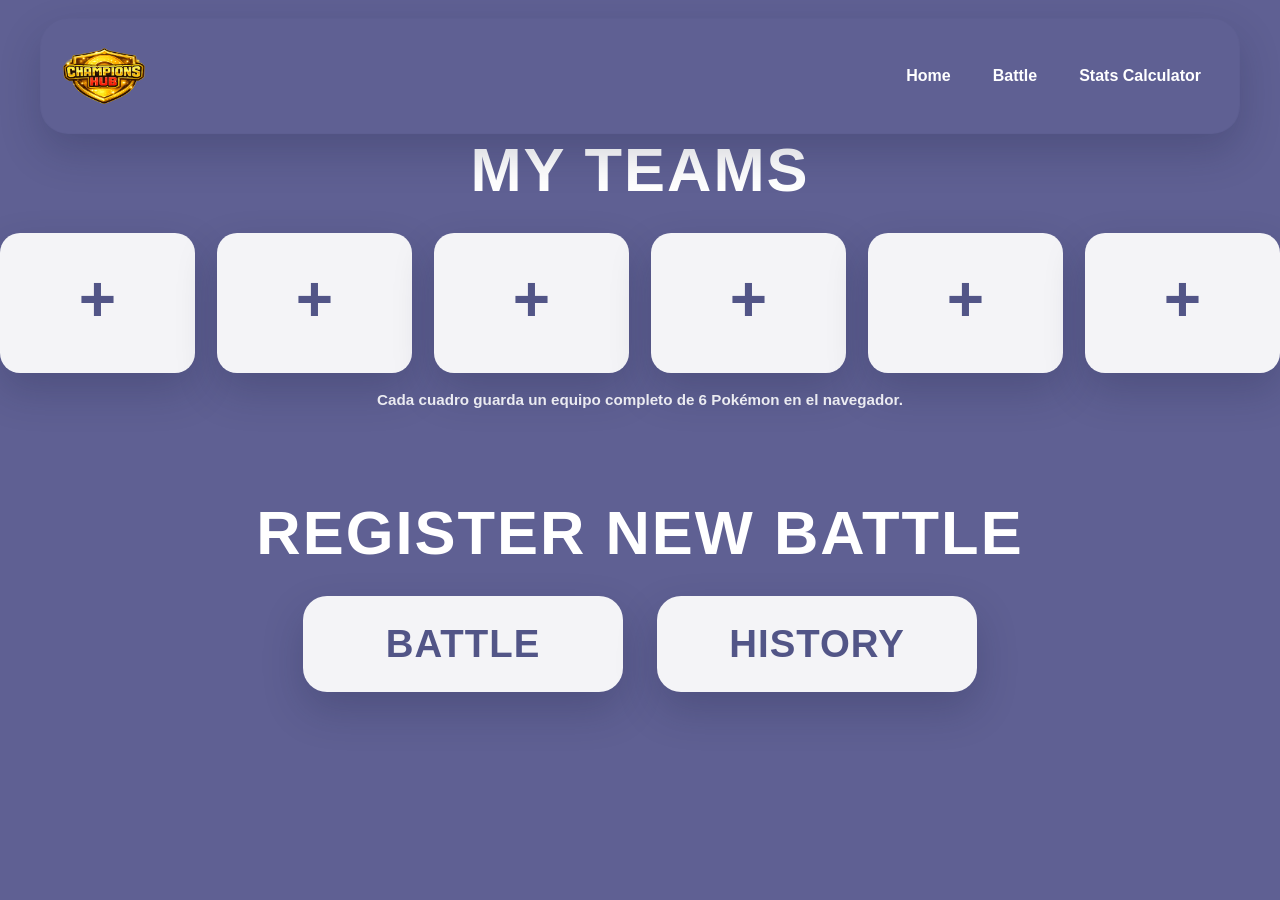
<file: index.html>
<!DOCTYPE html>
<html lang="es">
<head>
  <meta charset="UTF-8" />
  <meta name="viewport" content="width=device-width, initial-scale=1.0" />
  <title>Champions HUB</title>
  <link rel="stylesheet" href="./css/styles.css" />
  <link rel="stylesheet" href="./css/navbar.css" />
</head>
<body>
  <header class="site-header">
    <nav class="navbar">
      <a href="index.html" class="navbar-logo-link" aria-label="Go to home">
        <img src="./assets/images/icons/logo.png" alt="Site logo" class="navbar-logo" />
      </a>

      <div class="navbar-links">
        <a href="./index.html" class="navbar-link">Home</a>
        <a href="./html/battle.html" class="navbar-link">Battle</a>
        <a href="./html/stats_calculator.html" class="navbar-link">Stats Calculator</a>
      </div>
    </nav>
  </header>
  <main class="main">
    <section class="section">
      <h1 class="section-title">My Teams</h1>
      <div class="team-grid" id="teamGrid"></div>
      <p class="hint">Cada cuadro guarda un equipo completo de 6 Pokémon en el navegador.</p>
    </section>

    <section class="section">
      <h2 class="section-title">Register New Battle</h2>
      <div class="battle-actions">
        <button class="big-action" id="battleBtn" type="button">Battle</button>
        <button class="big-action" id="historyBtn" type="button">History</button>
      </div>
    </section>
  </main>

  <div class="modal" id="teamModal" aria-hidden="true">
    <div class="modal-panel">
      <div class="modal-header">
        <button class="close-btn" id="closeModalBtn" type="button" aria-label="Cerrar">×</button>
      </div>

      <div class="team-meta">
        <div class="field">
          <label for="teamName">TEAM NAME</label>
          <input id="teamName" type="text" placeholder="EX: RAIN TEAM" maxlength="40" />
        </div>
      </div>

      <div class="team-builder" id="teamBuilder"></div>
      <div class="modal-actions">
        <div class="action-group">
          <button class="btn btn-secondary" id="cancelBtn" type="button">Cancelar</button>
          <button class="btn btn-primary" id="saveTeamBtn" type="button">Guardar equipo</button>
        </div>
      </div>
    </div>
  </div>

  <div class="toast" id="toast"></div>
  <script src="./js/scriptindex.js"></script>
</body>
</html>
</file>
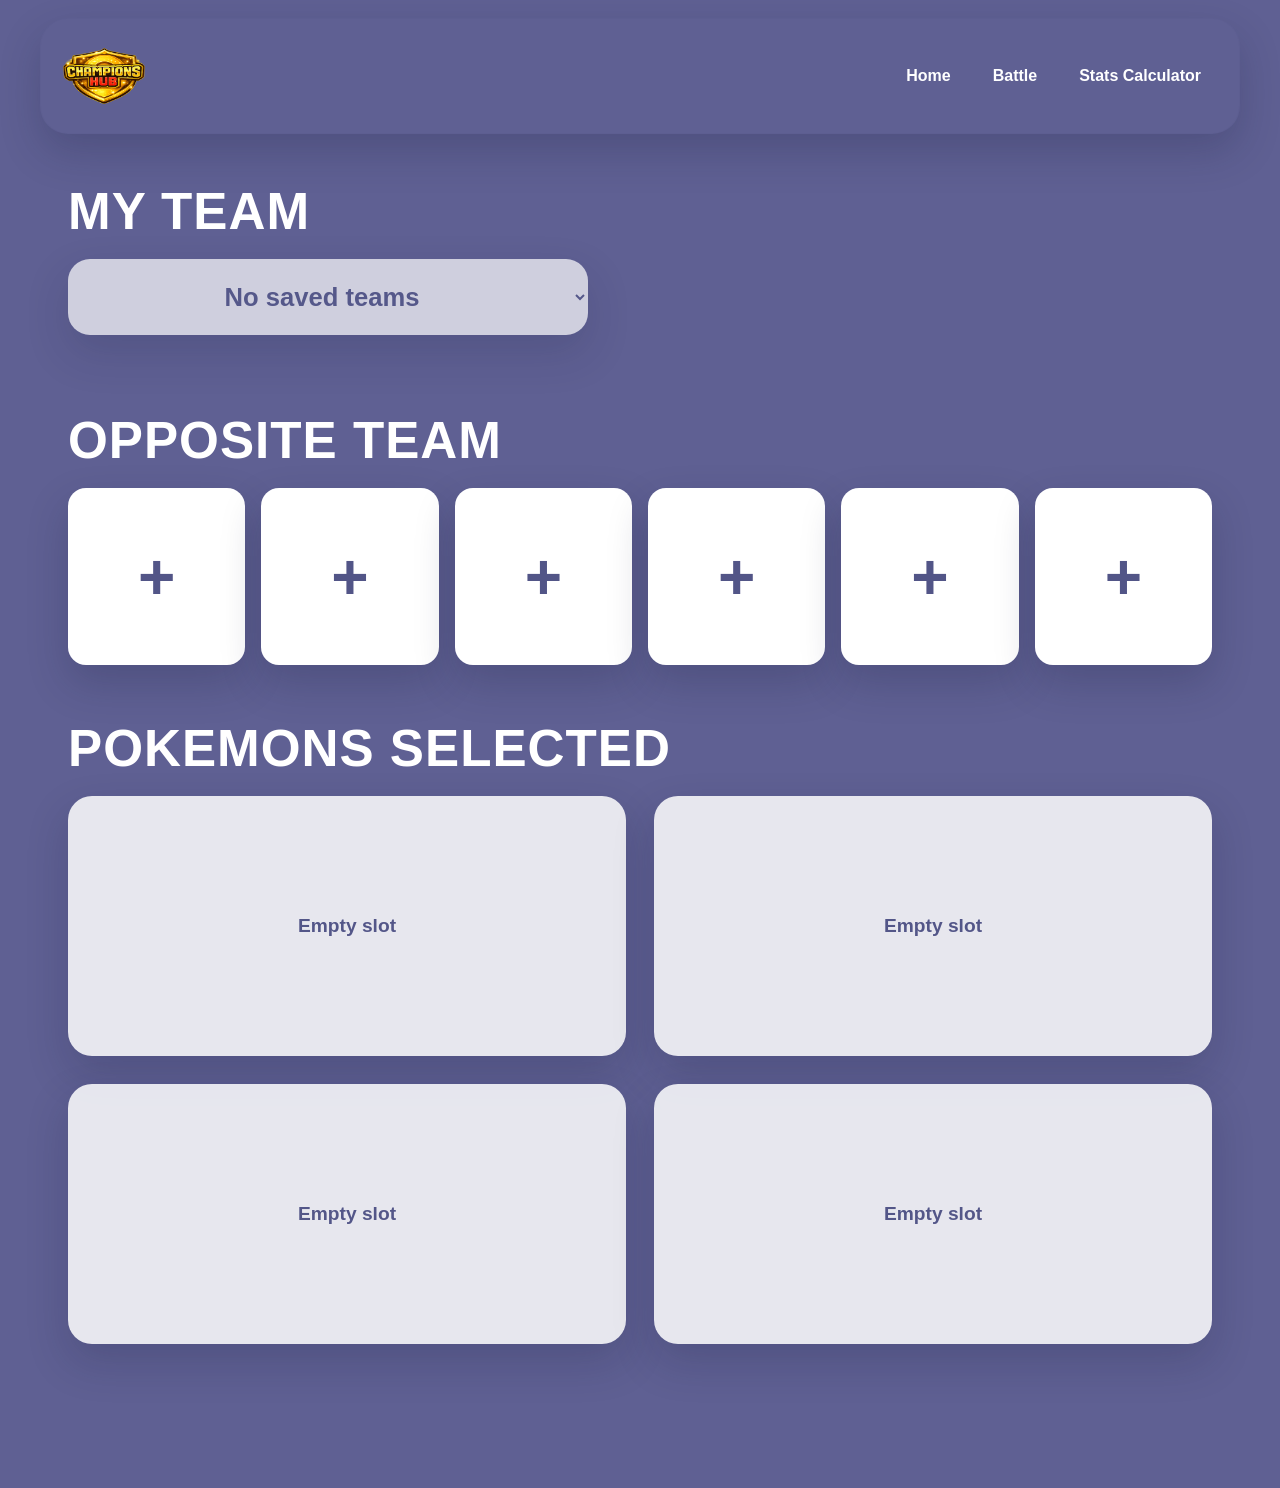
<file: html/battle.html>
<!DOCTYPE html>
<html lang="es">
<head>
  <meta charset="UTF-8" />
  <meta name="viewport" content="width=device-width, initial-scale=1.0" />
  <title>Pokémon Champions Tracker - Battle</title>
  <link rel="stylesheet" href="../css/battle.css" />
  <link rel="stylesheet" href="../css/navbar.css" />
</head>
<body>
  <header class="site-header">
    <nav class="navbar">
      <a href="index.html" class="navbar-logo-link" aria-label="Go to home">
        <img src="../assets/images/icons/logo.png" alt="Site logo" class="navbar-logo" />
      </a>

      <div class="navbar-links">
        <a href="../index.html" class="navbar-link">Home</a>
        <a href="../html/battle.html" class="navbar-link">Battle</a>
        <a href="../html/stats_calculator.html" class="navbar-link">Stats Calculator</a>
      </div>
    </nav>
  </header>
  <main class="battle-page">
    <section class="battle-section">
      <h1 class="battle-title">MY TEAM</h1>

      <div class="team-selector-wrap">
        <select id="myTeamSelect" class="team-selector"></select>
      </div>

      <div id="myTeamPreview" class="my-team-preview"></div>
    </section>

    <section class="battle-section">
      <h2 class="battle-title">OPPOSITE TEAM</h2>

      <div class="enemy-team-grid" id="enemyTeamGrid"></div>
    </section>

    <section class="battle-section">
      <h2 class="battle-title">POKEMONS SELECTED</h2>

      <div class="selected-grid" id="selectedBattleGrid"></div>
    </section>
  </main>

  <div class="modal" id="pokemonPickerModal" aria-hidden="true">
    <div class="modal-panel">
      <div class="modal-header">
        <h3>Select Opponent Pokémon</h3>
        <button id="closePickerModalBtn" class="close-btn" type="button">×</button>
      </div>

      <div class="search-wrap">
        <input id="pokemonSearchInput" type="text" placeholder="Buscar Pokémon..." />
      </div>

      <div class="picker-grid" id="pickerGrid"></div>

      <div class="picker-pagination" id="pickerPagination"></div>
    </div>
  </div>

  <div class="toast" id="toast"></div>

  <script src="../js/battle.js"></script>
</body>
</html>
</file>
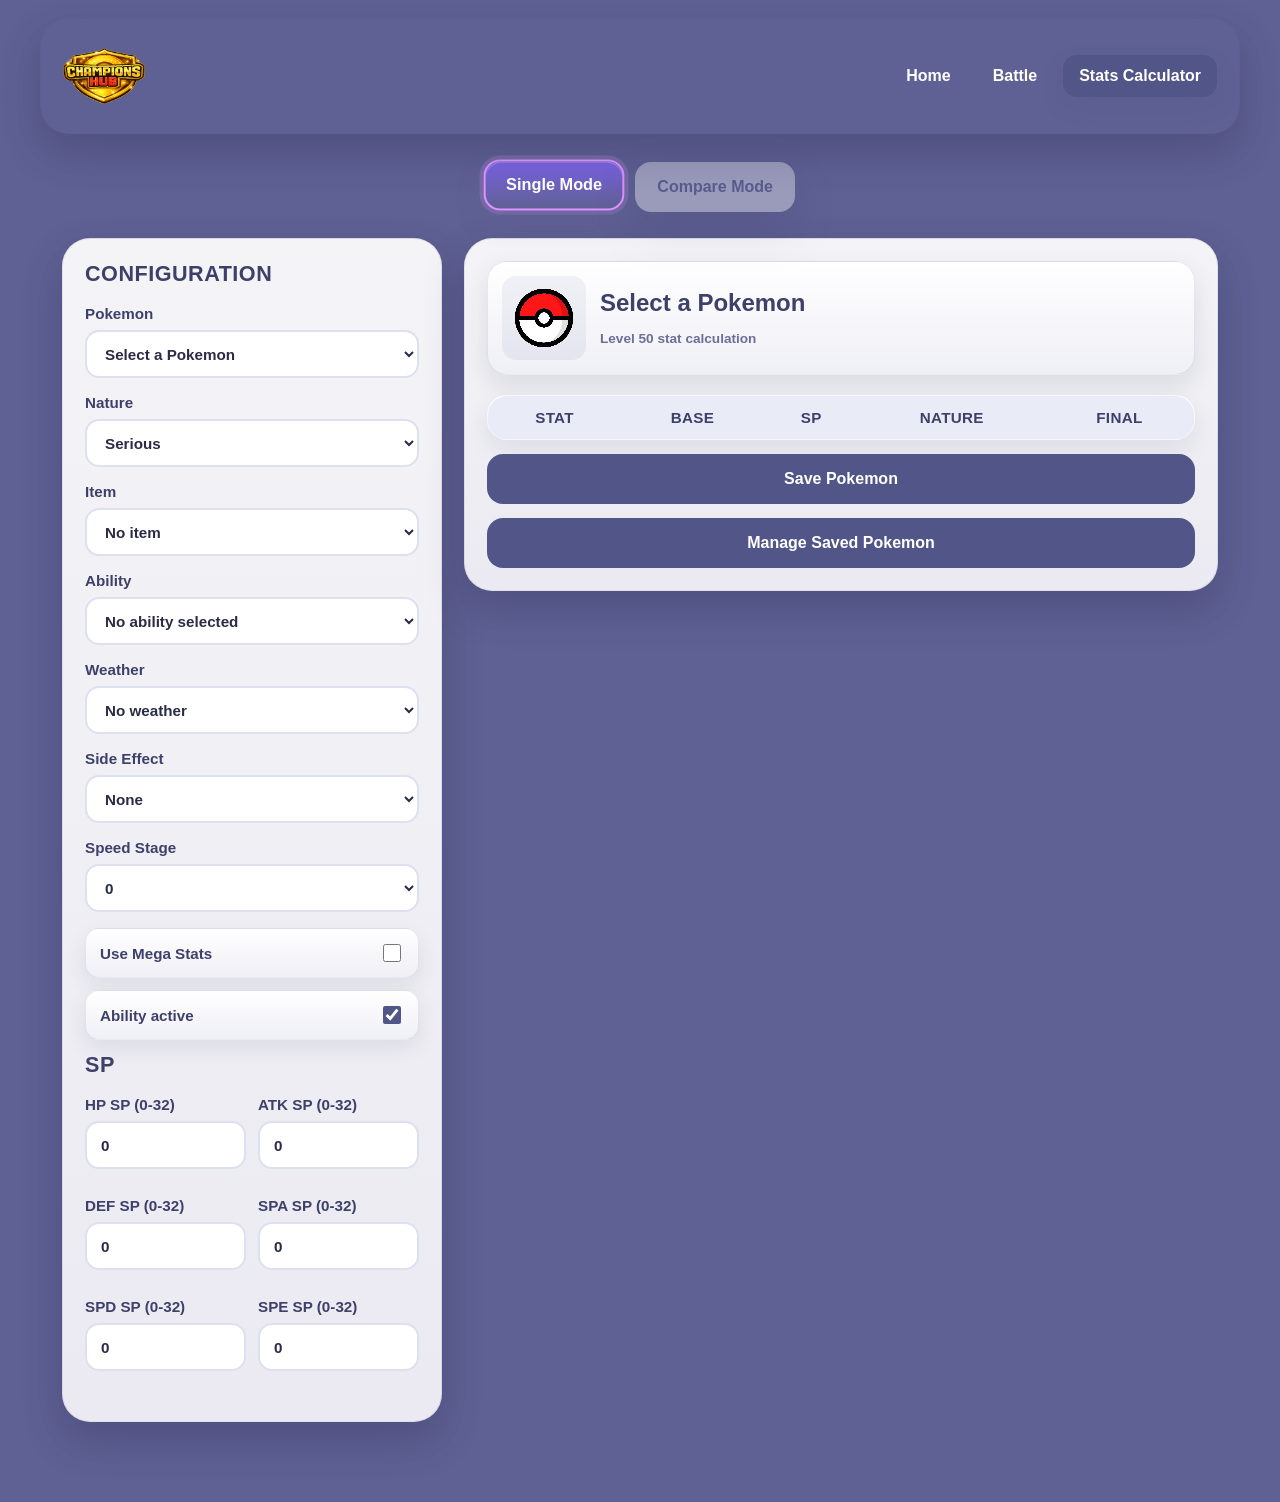
<file: html/stats_calculator.html>
<!DOCTYPE html>
<html lang="en">
<head>
  <meta charset="UTF-8" />
  <meta name="viewport" content="width=device-width, initial-scale=1.0" />
  <title>Champions Hub - Stats Calculator</title>
  <link rel="stylesheet" href="../css/stats_calculator.css" />
  <link rel="stylesheet" href="../css/navbar.css" />
</head>
<body>
  <header class="site-header">
    <nav class="navbar">
      <a href="../index.html" class="navbar-logo-link" aria-label="Go to home">
        <img src="../assets/images/icons/logo.png" alt="Site logo" class="navbar-logo" />
      </a>

      <div class="navbar-links">
        <a href="../index.html" class="navbar-link">Home</a>
        <a href="../html/battle.html" class="navbar-link">Battle</a>
        <a href="../html/stats_calculator.html" class="navbar-link active">Stats Calculator</a>
      </div>
    </nav>
  </header>

  <main class="page">
    <div class="mode-switch">
      <button type="button" id="singleModeBtn" class="mode-btn active">Single Mode</button>
      <button type="button" id="compareModeBtn" class="mode-btn">Compare Mode</button>
    </div>

    <div id="singleModeView" class="mode-view">
      <div class="single-layout">
        <section class="panel">
          <h2>Configuration</h2>

          <div class="field">
            <label for="pokemonSelectA">Pokemon</label>
            <select id="pokemonSelectA">
              <option value="">Loading...</option>
            </select>
          </div>

          <div class="field">
            <label for="natureSelectA">Nature</label>
            <select id="natureSelectA"></select>
          </div>

          <div class="field">
            <label for="itemSelectA">Item</label>
            <select id="itemSelectA"></select>
          </div>

          <div class="field">
            <label for="abilitySelectA">Ability</label>
            <select id="abilitySelectA">
              <option value="">No ability selected</option>
            </select>
          </div>

          <div class="field">
            <label for="weatherSelectA">Weather</label>
            <select id="weatherSelectA">
              <option value="none">No weather</option>
              <option value="rain">Rain</option>
              <option value="sun">Sun</option>
              <option value="sand">Sandstorm</option>
              <option value="snow">Snow</option>
            </select>
          </div>

          <div class="field">
            <label for="sideEffectSelectA">Side Effect</label>
            <select id="sideEffectSelectA">
              <option value="none">None</option>
              <option value="tailwind">Tailwind</option>
              <option value="sticky_web">Sticky Web</option>
            </select>
          </div>

          <div class="field">
            <label for="speedStageSelectA">Speed Stage</label>
            <select id="speedStageSelectA">
              <option value="-6">-6</option>
              <option value="-5">-5</option>
              <option value="-4">-4</option>
              <option value="-3">-3</option>
              <option value="-2">-2</option>
              <option value="-1">-1</option>
              <option value="0" selected>0</option>
              <option value="1">+1</option>
              <option value="2">+2</option>
              <option value="3">+3</option>
              <option value="4">+4</option>
              <option value="5">+5</option>
              <option value="6">+6</option>
            </select>
          </div>

          <div class="toggle-row">
            <span>Use Mega Stats</span>
            <input type="checkbox" id="megaToggleA" />
          </div>

          <div class="toggle-row">
            <span>Ability active</span>
            <input type="checkbox" id="abilityActiveToggleA" checked />
          </div>

          <h2>SP</h2>

          <div class="ev-grid">
            <div class="field">
              <label for="evHpA">HP SP (0-32)</label>
              <input type="number" id="evHpA" min="0" max="32" step="1" value="0" />
            </div>

            <div class="field">
              <label for="evAtkA">ATK SP (0-32)</label>
              <input type="number" id="evAtkA" min="0" max="32" step="1" value="0" />
            </div>

            <div class="field">
              <label for="evDefA">DEF SP (0-32)</label>
              <input type="number" id="evDefA" min="0" max="32" step="1" value="0" />
            </div>

            <div class="field">
              <label for="evSpaA">SPA SP (0-32)</label>
              <input type="number" id="evSpaA" min="0" max="32" step="1" value="0" />
            </div>

            <div class="field">
              <label for="evSpdA">SPD SP (0-32)</label>
              <input type="number" id="evSpdA" min="0" max="32" step="1" value="0" />
            </div>

            <div class="field">
              <label for="evSpeA">SPE SP (0-32)</label>
              <input type="number" id="evSpeA" min="0" max="32" step="1" value="0" />
            </div>
          </div>

          <div class="warning" id="evWarningA"></div>
        </section>

        <section class="panel">
          <div class="pokemon-card">
            <img id="pokemonSpriteA" class="pokemon-sprite" src="" alt="Pokemon sprite" />
            <div class="pokemon-info">
              <h3 id="pokemonNameA">Select a Pokemon</h3>
              <div class="type-icons" id="typeIconsA"></div>
              <div class="small-text" id="pokemonBaseInfoA">Level 50 stat calculation</div>
            </div>
          </div>

          <table class="stats-table">
            <thead>
              <tr>
                <th>Stat</th>
                <th>Base</th>
                <th>SP</th>
                <th>Nature</th>
                <th>Final</th>
              </tr>
            </thead>
            <tbody id="statsTableBodyA"></tbody>
          </table>
          <button type="button" id="savePokemonBtn" class="save-pokemon-btn">Save Pokemon</button>
          <button type="button" id="manageSavedPokemonBtn" class="save-pokemon-btn">
            Manage Saved Pokemon
          </button>
          <div id="savedPokemonModal" class="saved-pokemon-modal" aria-hidden="true">
            <div class="saved-pokemon-modal-panel">
              <div class="saved-pokemon-modal-header">
                <h2>Manage Saved Pokémon</h2>
                <button type="button" id="closeSavedPokemonModalBtn" class="saved-pokemon-close-btn">X</button>
              </div>
              <div id="savedPokemonManagerList" class="saved-pokemon-list"></div>
            </div>
          </div>
        </section>
      </div>
    </div>

    <div id="compareModeView" class="mode-view hidden">
      <div class="compare-layout">
        <section class="panel">
          <h2>Pokemon 1</h2>

          <div class="field">
            <label for="pokemonSelectACompare">Pokemon</label>
            <select id="pokemonSelectACompare">
              <option value="">Loading...</option>
            </select>
          </div>

          <div class="field">
            <label for="savedBuildSelectACompare">Saved Pokemon</label>
            <select id="savedBuildSelectACompare">
              <option value="">Select saved build</option>
            </select>
          </div>

          <div class="field">
            <label for="natureSelectACompare">Nature</label>
            <select id="natureSelectACompare"></select>
          </div>

          <div class="field">
            <label for="itemSelectACompare">Item</label>
            <select id="itemSelectACompare"></select>
          </div>

          <div class="field">
            <label for="abilitySelectACompare">Ability</label>
            <select id="abilitySelectACompare">
              <option value="">No ability selected</option>
            </select>
          </div>

          <div class="field">
            <label for="weatherSelectACompare">Weather</label>
            <select id="weatherSelectACompare">
              <option value="none">No weather</option>
              <option value="rain">Rain</option>
              <option value="sun">Sun</option>
              <option value="sand">Sandstorm</option>
              <option value="snow">Snow</option>
            </select>
          </div>

          <div class="field">
            <label for="sideEffectSelectACompare">Side Effect</label>
            <select id="sideEffectSelectACompare">
              <option value="none">None</option>
              <option value="tailwind">Tailwind</option>
              <option value="sticky_web">Sticky Web</option>
            </select>
          </div>

          <div class="field">
            <label for="speedStageSelectACompare">Speed Stage</label>
            <select id="speedStageSelectACompare">
              <option value="-6">-6</option>
              <option value="-5">-5</option>
              <option value="-4">-4</option>
              <option value="-3">-3</option>
              <option value="-2">-2</option>
              <option value="-1">-1</option>
              <option value="0" selected>0</option>
              <option value="1">+1</option>
              <option value="2">+2</option>
              <option value="3">+3</option>
              <option value="4">+4</option>
              <option value="5">+5</option>
              <option value="6">+6</option>
            </select>
          </div>

          <div class="toggle-row">
            <span>Use Mega Stats</span>
            <input type="checkbox" id="megaToggleACompare" />
          </div>

          <div class="toggle-row">
            <span>Ability active</span>
            <input type="checkbox" id="abilityActiveToggleACompare" checked />
          </div>

          <h2>SP</h2>

          <div class="ev-grid">
            <div class="field">
              <label for="evHpACompare">HP SP (0-32)</label>
              <input type="number" id="evHpACompare" min="0" max="32" step="1" value="0" />
            </div>

            <div class="field">
              <label for="evAtkACompare">ATK SP (0-32)</label>
              <input type="number" id="evAtkACompare" min="0" max="32" step="1" value="0" />
            </div>

            <div class="field">
              <label for="evDefACompare">DEF SP (0-32)</label>
              <input type="number" id="evDefACompare" min="0" max="32" step="1" value="0" />
            </div>

            <div class="field">
              <label for="evSpaACompare">SPA SP (0-32)</label>
              <input type="number" id="evSpaACompare" min="0" max="32" step="1" value="0" />
            </div>

            <div class="field">
              <label for="evSpdACompare">SPD SP (0-32)</label>
              <input type="number" id="evSpdACompare" min="0" max="32" step="1" value="0" />
            </div>

            <div class="field">
              <label for="evSpeACompare">SPE SP (0-32)</label>
              <input type="number" id="evSpeACompare" min="0" max="32" step="1" value="0" />
            </div>
          </div>

          <div class="warning" id="evWarningACompare"></div>
        </section>

        <section class="panel">
          <h2>Pokemon 2</h2>

          <div class="field">
            <label for="pokemonSelectBCompare">Pokemon</label>
            <select id="pokemonSelectBCompare">
              <option value="">Loading...</option>
            </select>
          </div>

          <div class="field">
            <label for="savedBuildSelectBCompare">Saved Pokemon</label>
            <select id="savedBuildSelectBCompare">
              <option value="">Select saved build</option>
            </select>
          </div>

          <div class="field">
            <label for="natureSelectBCompare">Nature</label>
            <select id="natureSelectBCompare"></select>
          </div>

          <div class="field">
            <label for="itemSelectBCompare">Item</label>
            <select id="itemSelectBCompare"></select>
          </div>

          <div class="field">
            <label for="abilitySelectBCompare">Ability</label>
            <select id="abilitySelectBCompare">
              <option value="">No ability selected</option>
            </select>
          </div>

          <div class="field">
            <label for="weatherSelectBCompare">Weather</label>
            <select id="weatherSelectBCompare">
              <option value="none">No weather</option>
              <option value="rain">Rain</option>
              <option value="sun">Sun</option>
              <option value="sand">Sandstorm</option>
              <option value="snow">Snow</option>
            </select>
          </div>

          <div class="field">
            <label for="sideEffectSelectBCompare">Side Effect</label>
            <select id="sideEffectSelectBCompare">
              <option value="none">None</option>
              <option value="tailwind">Tailwind</option>
              <option value="sticky_web">Sticky Web</option>
            </select>
          </div>

          <div class="field">
            <label for="speedStageSelectBCompare">Speed Stage</label>
            <select id="speedStageSelectBCompare">
              <option value="-6">-6</option>
              <option value="-5">-5</option>
              <option value="-4">-4</option>
              <option value="-3">-3</option>
              <option value="-2">-2</option>
              <option value="-1">-1</option>
              <option value="0" selected>0</option>
              <option value="1">+1</option>
              <option value="2">+2</option>
              <option value="3">+3</option>
              <option value="4">+4</option>
              <option value="5">+5</option>
              <option value="6">+6</option>
            </select>
          </div>

          <div class="toggle-row">
            <span>Use Mega Stats</span>
            <input type="checkbox" id="megaToggleBCompare" />
          </div>

          <div class="toggle-row">
            <span>Ability active</span>
            <input type="checkbox" id="abilityActiveToggleBCompare" checked />
          </div>

          <h2>SP</h2>

          <div class="ev-grid">
            <div class="field">
              <label for="evHpBCompare">HP SP (0-32)</label>
              <input type="number" id="evHpBCompare" min="0" max="32" step="1" value="0" />
            </div>

            <div class="field">
              <label for="evAtkBCompare">ATK SP (0-32)</label>
              <input type="number" id="evAtkBCompare" min="0" max="32" step="1" value="0" />
            </div>

            <div class="field">
              <label for="evDefBCompare">DEF SP (0-32)</label>
              <input type="number" id="evDefBCompare" min="0" max="32" step="1" value="0" />
            </div>

            <div class="field">
              <label for="evSpaBCompare">SPA SP (0-32)</label>
              <input type="number" id="evSpaBCompare" min="0" max="32" step="1" value="0" />
            </div>

            <div class="field">
              <label for="evSpdBCompare">SPD SP (0-32)</label>
              <input type="number" id="evSpdBCompare" min="0" max="32" step="1" value="0" />
            </div>

            <div class="field">
              <label for="evSpeBCompare">SPE SP (0-32)</label>
              <input type="number" id="evSpeBCompare" min="0" max="32" step="1" value="0" />
            </div>
          </div>

          <div class="warning" id="evWarningBCompare"></div>
        </section>

        <section class="panel" id="comparePanel">
          <div class="summary-box">
            Select two Pokémon to compare.
          </div>
        </section>
      </div>
    </div>
  </main>

  <script src="../js/compare_stats.js"></script>
</body>
</html>
</file>
<file: css/styles.css>
:root {
  --bg: #5f6093;
  --panel: #f4f4f7;
  --panel-2: #ebeaf2;
  --text: #ffffff;
  --ink: #525587;
  --ink-dark: #3d4069;
  --border: rgba(255,255,255,0.12);
  --shadow: 0 18px 40px rgba(24, 26, 58, 0.22);
  --radius-xl: 28px;
  --radius-lg: 20px;
  --radius-md: 16px;
}

* {
  box-sizing: border-box;
}

html,
body {
  margin: 0;
  min-height: 100%;
  font-family: Arial, Helvetica, sans-serif;
  background: var(--bg);
  color: var(--text);
}

body {
  min-height: 100vh;
}

button,
input,
select {
  font: inherit;
}

.app {
  width: min(1200px, 100%);
  margin: 0 auto;
  padding: 28px 22px 80px;
}

.topbar {
  display: flex;
  align-items: flex-start;
  justify-content: space-between;
  margin-bottom: 110px;
  gap: 20px;
}

.logo-wrap {
  display: inline-flex;
  align-items: center;
  justify-content: center;
  min-width: 220px;
  min-height: 110px;
}

.logo {
  max-width: 220px;
  width: 100%;
  height: auto;
  object-fit: contain;
  display: block;
}

.logo-fallback {
  display: none;
  font-weight: 900;
  line-height: 0.95;
  color: #ffd44f;
  text-transform: uppercase;
  letter-spacing: 1px;
  text-shadow: 0 4px 0 rgba(0, 0, 0, 0.18);
  font-size: 1.6rem;
}

.logo-wrap.fallback-active .logo-fallback {
  display: block;
}

.main {
  display: flex;
  flex-direction: column;
  align-items: center;
  gap: 74px;
}

.section {
  width: 100%;
  display: flex;
  flex-direction: column;
  align-items: center;
  gap: 28px;
}

.section-title {
  margin: 0;
  text-align: center;
  text-transform: uppercase;
  font-weight: 900;
  font-size: clamp(2.2rem, 4.8vw, 4.2rem);
  letter-spacing: 2px;
}

.team-grid {
  width: 100%;
  display: grid;
  grid-template-columns: repeat(6, minmax(90px, 1fr));
  gap: 22px;
  justify-content: center;
  align-items: stretch;
}

.team-slot {
  min-height: 140px;
  background: var(--panel);
  color: var(--ink);
  border: 0;
  border-radius: var(--radius-lg);
  cursor: pointer;
  box-shadow: var(--shadow);
  padding: 14px 12px;
  display: flex;
  align-items: center;
  justify-content: center;
  transition: transform 0.18s ease, box-shadow 0.18s ease, background 0.18s ease;
  position: relative;
  overflow: hidden;
}

.team-slot:hover {
  transform: translateY(-4px);
  box-shadow: 0 24px 44px rgba(24, 26, 58, 0.28);
}

.team-slot.empty .plus {
  font-size: 4rem;
  font-weight: 900;
  line-height: 1;
  color: var(--ink);
  transform: translateY(-4px);
}

.team-slot.filled {
  align-items: flex-start;
  justify-content: flex-start;
  background: linear-gradient(180deg, #ffffff 0%, #efeff6 100%);
}

.team-card {
  width: 100%;
  display: flex;
  flex-direction: column;
  gap: 10px;
  text-align: left;
}

.team-card-name {
  font-weight: 900;
  font-size: 1rem;
  line-height: 1.05;
  color: var(--ink-dark);
  text-transform: uppercase;
  word-break: break-word;
}

.team-card-count {
  font-size: 0.88rem;
  font-weight: 700;
  opacity: 0.85;
}

.team-mini-list {
  display: grid;
  grid-template-columns: 1fr;
  gap: 4px;
  font-size: 0.78rem;
  font-weight: 700;
  opacity: 0.9;
}

.battle-actions {
  display: grid;
  grid-template-columns: repeat(2, minmax(220px, 320px));
  gap: 34px;
  width: 100%;
  justify-content: center;
}

.big-action {
  border: 0;
  border-radius: 24px;
  background: var(--panel);
  color: var(--ink);
  font-weight: 900;
  text-transform: uppercase;
  letter-spacing: 1px;
  font-size: clamp(2rem, 3vw, 3rem);
  padding: 26px 22px;
  cursor: pointer;
  box-shadow: var(--shadow);
  transition: transform 0.18s ease, box-shadow 0.18s ease;
}

.big-action:hover {
  transform: translateY(-4px);
  box-shadow: 0 24px 44px rgba(24, 26, 58, 0.28);
}

.hint {
  text-align: center;
  margin-top: -10px;
  opacity: 0.88;
  font-size: 0.95rem;
  font-weight: 700;
}

.modal {
  position: fixed;
  inset: 0;
  background: rgba(21, 23, 48, 0.6);
  display: none;
  align-items: center;
  justify-content: center;
  padding: 20px;
  z-index: 1000;
}

.modal.open {
  display: flex;
}

.modal-panel {
  width: min(1420px, 100%);
  max-height: 92vh;
  overflow: auto;
  background: linear-gradient(180deg, #f8f8ff 0%, #eef0ff 100%);
  color: #232538;
  border-radius: 30px;
  box-shadow: 0 28px 70px rgba(10, 11, 26, 0.32);
  padding: 24px;
  border: 2px solid #d8daf3;
}

.modal-header {
  display: flex;
  justify-content: space-between;
  align-items: flex-start;
  gap: 16px;
  margin-bottom: 18px;
}

.close-btn {
  border: 0;
  background: var(--ink);
  color: white;
  border-radius: 14px;
  width: 46px;
  height: 46px;
  font-size: 1.5rem;
  font-weight: 900;
  cursor: pointer;
  flex-shrink: 0;
}

.team-meta {
  display: grid;
  grid-template-columns: minmax(260px, 430px);
  gap: 14px;
  margin-bottom: 22px;
}

.field {
  display: flex;
  flex-direction: column;
  gap: 8px;
}

.field label {
  font-weight: 800;
  color: var(--ink-dark);
}

.field input,
.field select {
  height: 48px;
  border: 2px solid #dde0ef;
  background: white;
  border-radius: 14px;
  padding: 0 14px;
  color: #292c44;
  font-weight: 700;
  width: 100%;
}

.team-builder {
  display: block;
}

.rules-box {
  margin-top: 20px;
  background: #eff1fb;
  border-radius: 18px;
  padding: 16px 18px;
  color: #4b4f75;
  font-weight: 700;
  line-height: 1.5;
}

.modal-actions {
  margin-top: 22px;
  display: flex;
  flex-wrap: wrap;
  justify-content: space-between;
  gap: 12px;
}

.action-group {
  display: flex;
  flex-wrap: wrap;
  gap: 12px;
}

.btn {
  border: 0;
  border-radius: 16px;
  padding: 14px 18px;
  font-weight: 900;
  cursor: pointer;
  text-transform: uppercase;
  letter-spacing: 0.5px;
}

.btn-primary {
  background: var(--ink);
  color: white;
}

.btn-secondary {
  background: #e9ebf7;
  color: var(--ink-dark);
}

.btn-danger {
  background: #e85454;
  color: white;
}

.toast {
  position: fixed;
  left: 50%;
  bottom: 24px;
  transform: translateX(-50%) translateY(20px);
  background: #1f223f;
  color: white;
  padding: 14px 18px;
  border-radius: 14px;
  font-weight: 800;
  opacity: 0;
  pointer-events: none;
  transition: all 0.2s ease;
  z-index: 1100;
  box-shadow: 0 18px 40px rgba(0, 0, 0, 0.22);
}

.toast.show {
  opacity: 1;
  transform: translateX(-50%) translateY(0);
}

/* Layout principal del builder */

.box-style-layout {
  display: grid;
  grid-template-columns: 220px minmax(0, 1fr) 360px;
  gap: 18px;
  align-items: start;
}

.box-team-column {
  background: linear-gradient(180deg, #d9d5fb 0%, #cbc7f4 100%);
  border: 2px solid #bbb7ea;
  border-radius: 24px;
  padding: 16px;
  box-shadow: inset 0 1px 0 rgba(255,255,255,0.7);
}

.box-team-header {
  height: 48px;
  border-radius: 14px;
  background: rgba(255,255,255,0.68);
  display: flex;
  align-items: center;
  justify-content: center;
  color: #6a6ea6;
  font-weight: 900;
  font-size: 1.2rem;
  margin-bottom: 14px;
}

.box-team-slots {
  display: flex;
  flex-direction: column;
  gap: 12px;
}

.box-team-slot {
  width: 100%;
  height: 86px;
  border: 2px solid #c8c5ef;
  border-radius: 18px;
  background: rgba(255,255,255,0.6);
  cursor: pointer;
  display: flex;
  align-items: center;
  justify-content: center;
  transition: 0.18s ease;
}

.box-team-slot:hover {
  border-color: #9b9fe1;
}

.box-team-slot.active {
  background: linear-gradient(180deg, #edf253 0%, #dce548 100%);
  border-color: #cad22f;
  box-shadow: 0 8px 18px rgba(171, 181, 56, 0.25);
}

.box-team-slot-sprite {
  width: 52px;
  height: 52px;
  object-fit: contain;
  image-rendering: pixelated;
}

.box-picker-column {
  background: linear-gradient(180deg, #d9d5fb 0%, #cbc7f4 100%);
  border: 2px solid #bbb7ea;
  border-radius: 24px;
  padding: 16px;
  box-shadow: inset 0 1px 0 rgba(255,255,255,0.7);
}

.box-search-input-wrap {
  margin-bottom: 16px;
}

.box-search-input {
  width: 100%;
  height: 46px;
  border-radius: 14px;
  border: 2px solid #cfd3f2;
  background: white;
  padding: 0 14px;
  font-size: 1rem;
  font-weight: 700;
  color: #2b2f55;
}

.box-picker-grid {
  display: grid;
  grid-template-columns: repeat(4, minmax(90px, 1fr));
  gap: 14px;
}

.box-picker-card {
  border: 2px solid #d6d9f2;
  border-radius: 18px;
  background: rgba(255,255,255,0.92);
  min-height: 110px;
  padding: 10px 8px;
  cursor: pointer;
  transition: 0.18s ease;
  display: flex;
  flex-direction: column;
  align-items: center;
  justify-content: center;
  gap: 6px;
}

.box-picker-card:hover {
  transform: translateY(-2px);
  border-color: #9fa5e8;
}

.box-picker-card.selected {
  background: linear-gradient(180deg, #edf253 0%, #dce548 100%);
  border-color: #cad22f;
}

.box-picker-sprite {
  width: 56px;
  height: 56px;
  object-fit: contain;
  image-rendering: pixelated;
}

.box-picker-name {
  font-size: 0.9rem;
  font-weight: 800;
  color: #38406f;
  text-align: center;
  line-height: 1.05;
}

.box-empty-search {
  grid-column: 1 / -1;
  padding: 20px;
  text-align: center;
  font-weight: 800;
  color: #6b6f98;
}

.box-pagination {
  margin-top: 16px;
}

.box-pagination-inner {
  display: flex;
  align-items: center;
  justify-content: center;
  gap: 12px;
  flex-wrap: wrap;
}

.box-page-btn {
  border: 2px solid #cfd3f2;
  background: white;
  color: #38406f;
  border-radius: 12px;
  min-width: 110px;
  height: 42px;
  font-weight: 800;
  cursor: pointer;
  transition: 0.18s ease;
}

.box-page-btn:hover:not(:disabled) {
  transform: translateY(-1px);
  border-color: #9fa5e8;
}

.box-page-btn:disabled {
  opacity: 0.45;
  cursor: not-allowed;
}

.box-page-info {
  min-width: 120px;
  text-align: center;
  font-weight: 900;
  color: #5a5f8f;
}

/* Panel derecho */

.box-summary-column {
  background: linear-gradient(180deg, #8a79d9 0%, #705fc9 100%);
  border: 2px solid #8c80dd;
  border-radius: 24px;
  padding: 18px;
  color: white;
}

.box-summary-empty {
  min-height: 220px;
  display: flex;
  align-items: center;
  justify-content: center;
  text-align: center;
  font-weight: 800;
  opacity: 0.95;
}

.box-summary-head {
  display: flex;
  align-items: center;
  gap: 12px;
  margin-bottom: 14px;
}

.box-summary-sprite {
  width: 58px;
  height: 58px;
  object-fit: contain;
  image-rendering: pixelated;
  flex-shrink: 0;
}

.box-summary-head h4 {
  margin: 0 0 8px;
  font-size: 1.9rem;
  font-weight: 900;
  line-height: 1;
}

.box-summary-types {
  display: flex;
  flex-wrap: wrap;
  gap: 8px;
}

.box-summary-type {
  display: inline-flex;
  align-items: center;
  gap: 6px;
  background: rgba(255,255,255,0.14);
  border-radius: 999px;
  padding: 5px 10px;
  font-size: 0.9rem;
  font-weight: 800;
}

.box-summary-type img {
  width: 18px;
  height: 18px;
  object-fit: contain;
}

.box-stats-block {
  display: grid;
  gap: 8px;
  margin-bottom: 14px;
}

.box-stat-row {
  display: flex;
  justify-content: space-between;
  align-items: center;
  background: rgba(255,255,255,0.12);
  border-radius: 12px;
  padding: 8px 10px;
}

.box-stat-row span {
  font-weight: 700;
}

.box-stat-row strong {
  font-weight: 900;
}

.box-stat-row.nature-up {
  background: rgba(88, 214, 141, 0.28);
  border: 1px solid rgba(88, 214, 141, 0.45);
}

.box-stat-row.nature-down {
  background: rgba(231, 76, 60, 0.22);
  border: 1px solid rgba(231, 76, 60, 0.4);
}

/* Vista normal */

.box-set-preview {
  display: grid;
  gap: 8px;
  margin-top: 14px;
}

.box-set-preview-row {
  display: flex;
  justify-content: space-between;
  gap: 10px;
  padding: 10px 12px;
  border-radius: 12px;
  background: rgba(255,255,255,0.12);
}

.box-set-preview-row span {
  font-weight: 700;
}

.box-set-preview-row strong {
  font-weight: 900;
  text-align: right;
}

.edit-set-trigger {
  width: 100%;
  height: 52px;
  border: 0;
  border-radius: 14px;
  background: rgba(255,255,255,0.96);
  color: #4a4f84;
  font-weight: 900;
  font-size: 1rem;
  cursor: pointer;
  margin-top: 14px;
  transition: 0.18s ease;
}

.edit-set-trigger:hover {
  transform: translateY(-1px);
}

/* Vista edición */

.set-editor-panel {
  margin-top: 14px;
}

.box-summary-column .field label,
.box-summary-column .subsection-title,
.box-summary-column .compact-subtitle {
  color: white;
}

.box-summary-column input,
.box-summary-column select {
  border: 2px solid rgba(255,255,255,0.16);
  background: rgba(255,255,255,0.96);
  color: #30345f;
}

.set-editor-panel .box-edit-grid {
  display: grid;
  grid-template-columns: 180px 180px;
  gap: 18px;
  align-items: end;
  margin-bottom: 18px;
}

.set-editor-panel .box-edit-grid .field input,
.set-editor-panel .box-edit-grid .field select {
  width: 100%;
  max-width: 180px;
}

.box-set-two-columns {
  display: grid;
  grid-template-columns: minmax(0, 1fr) 320px;
  gap: 18px;
  align-items: start;
}

.box-set-column,
.box-ev-column {
  min-width: 0;
}

.box-set-column .subsection-title,
.box-ev-column .subsection-title {
  margin: 0 0 10px;
}

.compact-moves-grid {
  display: grid;
  grid-template-columns: 1fr;
  gap: 12px;
  margin-top: 0;
}

.box-set-column .field {
  max-width: 180px;
}

.box-set-column .field select {
  width: 100%;
  max-width: 180px;
}

.box-ev-column {
  display: grid;
  grid-template-columns: 1fr 1fr;
  gap: 10px 12px;
  align-items: start;
}

.box-ev-column .subsection-title {
  grid-column: 1 / -1;
}

.side-ev-grid {
  grid-column: 1 / -1;
  display: grid;
  grid-template-columns: 1fr 1fr;
  gap: 10px 12px;
  margin-top: 0;
}

.side-ev-grid .field {
  gap: 6px;
}

.side-ev-grid .field label,
.box-set-column .field label,
.set-editor-panel .box-edit-grid .field label {
  font-size: 0.82rem;
}

.side-ev-grid .field input {
  width: 100%;
  text-align: left;
}

.compact-ev-total {
  grid-column: 1 / -1;
  margin-top: 0;
  padding: 10px 12px;
  font-size: 0.82rem;
  line-height: 1.2;
  background: rgba(255,255,255,0.14);
  color: white;
  border-radius: 14px;
}

.set-action-row {
  display: flex;
  justify-content: flex-end;
  margin-top: 18px;
}

.set-action-btn {
  border: 0;
  border-radius: 14px;
  min-width: 140px;
  height: 50px;
  font-weight: 900;
  cursor: pointer;
  transition: 0.18s ease;
}

.set-action-btn.primary {
  background: rgba(255,255,255,0.96);
  color: #4a4f84;
}

.set-action-btn:hover {
  transform: translateY(-1px);
}

/* Modo edición compacta layout */

.box-style-layout.editing-set {
  grid-template-columns: 110px 240px minmax(0, 1fr);
}

.box-style-layout.editing-set .box-team-column,
.box-style-layout.editing-set .box-picker-column {
  padding: 12px;
}

.box-style-layout.editing-set .box-team-header {
  height: 40px;
  font-size: 1rem;
  margin-bottom: 10px;
}

.box-style-layout.editing-set .box-team-slots {
  gap: 8px;
}

.box-style-layout.editing-set .box-team-slot {
  height: 62px;
  border-radius: 14px;
}

.box-style-layout.editing-set .box-team-slot-sprite {
  width: 38px;
  height: 38px;
}

.box-style-layout.editing-set .box-picker-grid {
  grid-template-columns: repeat(2, minmax(90px, 1fr));
  gap: 10px;
}

.box-style-layout.editing-set .box-picker-card {
  min-height: 92px;
  padding: 8px 6px;
  border-radius: 14px;
}

.box-style-layout.editing-set .box-picker-sprite {
  width: 42px;
  height: 42px;
}

.box-style-layout.editing-set .box-picker-name {
  font-size: 0.72rem;
  line-height: 1.05;
}

.box-style-layout.editing-set .box-summary-column {
  padding: 20px 22px;
  min-height: 720px;
}

/* Responsive */

@media (max-width: 1200px) {
  .box-style-layout {
    grid-template-columns: 180px minmax(0, 1fr) 340px;
  }
}

@media (max-width: 1100px) {
  .box-style-layout,
  .box-style-layout.editing-set {
    grid-template-columns: 1fr;
  }

  .box-picker-grid {
    grid-template-columns: repeat(3, minmax(90px, 1fr));
  }

  .box-style-layout.editing-set .box-picker-grid {
    grid-template-columns: repeat(3, minmax(90px, 1fr));
  }
}

@media (max-width: 900px) {
  .box-set-two-columns {
    grid-template-columns: 1fr;
  }

  .box-ev-column {
    grid-template-columns: 1fr;
  }

  .side-ev-grid {
    grid-template-columns: 1fr;
  }

  .set-editor-panel .box-edit-grid {
    grid-template-columns: 1fr;
  }

  .set-editor-panel .box-edit-grid .field input,
  .set-editor-panel .box-edit-grid .field select,
  .box-set-column .field,
  .box-set-column .field select {
    max-width: 100%;
  }
}

@media (max-width: 720px) {
  .app {
    padding-inline: 16px;
  }

  .topbar {
    margin-bottom: 64px;
  }

  .team-grid {
    grid-template-columns: repeat(2, minmax(110px, 1fr));
  }

  .battle-actions {
    grid-template-columns: 1fr;
  }

  .modal-panel {
    padding: 20px;
  }

  .box-picker-grid {
    grid-template-columns: repeat(2, minmax(90px, 1fr));
  }
}

@media (max-width: 1024px) {
  .team-grid {
    grid-template-columns: repeat(3, minmax(90px, 1fr));
  }

  .team-meta {
    grid-template-columns: 1fr;
  }
}
</file>
<file: css/navbar.css>
.site-header {
  position: sticky;
  top: 0;
  z-index: 1000;
  padding: 18px 22px 0;
  background: transparent;
}

.navbar {
  width: min(1200px, 100%);
  margin: 0 auto;
  padding: 16px 22px;
  display: flex;
  align-items: center;
  justify-content: space-between;
  gap: 20px;
  background: #5f6093;
  border-radius: var(--radius-xl);
  box-shadow: var(--shadow);
  border: 1px solid rgba(82, 85, 135, 0.12);
}

.navbar-logo-link {
  display: inline-flex;
  align-items: center;
  gap: 14px;
  text-decoration: none;
  min-width: 0;
}

.navbar-logo {
  width: 82px;
  height: 82px;
  object-fit: contain;
  display: block;
  flex-shrink: 0;
}

.navbar-brand {
  color: var(--ink-dark);
  font-size: 1.25rem;
  font-weight: 900;
  letter-spacing: 0.5px;
  text-transform: uppercase;
  line-height: 1;
  white-space: nowrap;
}

.navbar-links {
  display: flex;
  align-items: center;
  gap: 10px;
  flex-wrap: wrap;
}

.navbar-link {
  text-decoration: none;
  color: white;
  background: transparent;
  padding: 12px 16px;
  border-radius: 14px;
  font-weight: 800;
  transition: transform 0.18s ease, background 0.18s ease, color 0.18s ease, box-shadow 0.18s ease;
}

.navbar-link:hover {
  background: #e9e8f3;
  color: var(--ink-dark);
  transform: translateY(-2px);
}

.navbar-link.active {
  background: var(--ink);
  color: #ffffff;
  box-shadow: 0 10px 20px rgba(82, 85, 135, 0.22);
}

@media (max-width: 900px) {
  .site-header {
    padding: 16px 16px 0;
  }

  .navbar {
    padding: 16px 18px;
    gap: 16px;
  }

  .navbar-brand {
    font-size: 1.05rem;
  }

  .navbar-logo {
    width: 48px;
    height: 48px;
  }
}

@media (max-width: 700px) {
  .navbar {
    flex-direction: column;
    align-items: stretch;
  }

  .navbar-logo-link {
    justify-content: center;
  }

  .navbar-links {
    width: 100%;
    justify-content: center;
  }

  .navbar-link {
    flex: 1 1 auto;
    text-align: center;
  }
}
</file>
<file: css/battle.css>
:root {
  --bg: #5f6093;
  --panel: #f4f4f7;
  --panel-soft: #ececf6;
  --ink: #525587;
  --ink-dark: #3d4069;
  --border: #cfd3f0;
  --shadow: 0 18px 40px rgba(24, 26, 58, 0.22);
  --radius-xl: 28px;
  --radius-lg: 22px;
  --radius-md: 16px;
  --yellow: #dfe63f;
}

* {
  box-sizing: border-box;
}

html, body {
  margin: 0;
  min-height: 100%;
  font-family: Arial, Helvetica, sans-serif;
  background: var(--bg);
  color: white;
}

button, input, select {
  font: inherit;
}

.battle-page {
  width: min(1200px, 100%);
  margin: 0 auto;
  padding: 48px 28px 90px;
}

.battle-section {
  margin-bottom: 54px;
}

.battle-title {
  margin: 0 0 18px;
  font-size: clamp(2rem, 4vw, 3.2rem);
  font-weight: 900;
  text-transform: uppercase;
  letter-spacing: 1px;
}

.team-selector-wrap {
  width: min(520px, 100%);
  margin-bottom: 22px;
}

.team-selector {
  width: 100%;
  height: 76px;
  border: 0;
  border-radius: 22px;
  background: white;
  color: var(--ink);
  font-size: clamp(1.4rem, 2vw, 2rem);
  font-weight: 900;
  text-align: center;
  box-shadow: var(--shadow);
  cursor: pointer;
}

.my-team-preview {
  display: grid;
  grid-template-columns: repeat(6, minmax(110px, 1fr));
  gap: 16px;
}

.my-pokemon-card {
  background: rgba(255,255,255,0.95);
  color: var(--ink);
  border-radius: 20px;
  padding: 14px 10px;
  box-shadow: var(--shadow);
  text-align: center;
  min-height: 170px;
}

.my-pokemon-card img {
  width: 64px;
  height: 64px;
  object-fit: contain;
  image-rendering: pixelated;
  margin-bottom: 8px;
}

.my-pokemon-name {
  font-weight: 900;
  font-size: 1rem;
  line-height: 1.1;
  margin-bottom: 6px;
}

.my-pokemon-meta {
  font-size: 0.78rem;
  font-weight: 700;
  opacity: 0.95;
  line-height: 1.3;
}

.enemy-team-grid {
  display: grid;
  grid-template-columns: repeat(6, minmax(90px, 1fr));
  gap: 16px;
}

.enemy-slot {
  aspect-ratio: 1 / 1;
  border: 0;
  border-radius: 18px;
  background: white;
  color: var(--ink);
  box-shadow: var(--shadow);
  cursor: pointer;
  display: flex;
  align-items: center;
  justify-content: center;
  padding: 8px;
  transition: transform 0.18s ease;
}

.enemy-slot:hover {
  transform: translateY(-3px);
}

.enemy-slot.empty span {
  font-size: 4rem;
  font-weight: 900;
  line-height: 1;
}

.enemy-slot.filled {
  flex-direction: column;
  gap: 6px;
}

.enemy-slot.filled img {
  width: 56px;
  height: 56px;
  object-fit: contain;
  image-rendering: pixelated;
}

.enemy-slot-name {
  font-size: 0.84rem;
  font-weight: 900;
  text-align: center;
  line-height: 1.05;
}

.selected-grid {
  display: grid;
  grid-template-columns: repeat(2, minmax(320px, 1fr));
  gap: 28px;
}

.selected-card,
.selected-empty {
  min-height: 260px;
  background: white;
  border-radius: 24px;
  color: var(--ink);
  box-shadow: var(--shadow);
  padding: 18px;
}

.selected-empty {
  display: flex;
  align-items: center;
  justify-content: center;
  font-size: 1.2rem;
  font-weight: 900;
  opacity: 0.85;
}

.selected-head {
  display: flex;
  align-items: center;
  gap: 12px;
  margin-bottom: 14px;
}

.selected-head img {
  width: 58px;
  height: 58px;
  object-fit: contain;
  image-rendering: pixelated;
}

.selected-name {
  font-size: 1.5rem;
  font-weight: 900;
  line-height: 1;
}

.selected-controls {
  display: flex;
  align-items: center;
  justify-content: space-between;
  gap: 12px;
  margin-bottom: 16px;
}

.selected-checkbox-wrap {
  display: inline-flex;
  align-items: center;
  gap: 8px;
  font-weight: 800;
}

.moves-grid {
  display: grid;
  grid-template-columns: repeat(2, minmax(0, 1fr));
  gap: 12px;
}

.move-field {
  display: flex;
  flex-direction: column;
  gap: 6px;
}

.move-field label {
  font-size: 0.9rem;
  font-weight: 900;
  color: var(--ink-dark);
}

.move-field select {
  height: 48px;
  border: 2px solid var(--border);
  border-radius: 14px;
  padding: 0 12px;
  font-weight: 700;
  color: #2f335a;
  background: white;
}

.modal {
  position: fixed;
  inset: 0;
  background: rgba(22, 24, 46, 0.6);
  display: none;
  align-items: center;
  justify-content: center;
  padding: 24px;
  z-index: 1000;
}

.modal.open {
  display: flex;
}

.modal-panel {
  width: min(980px, 100%);
  max-height: 90vh;
  overflow: auto;
  background: linear-gradient(180deg, #f8f8ff 0%, #eef0ff 100%);
  color: #232538;
  border-radius: 28px;
  box-shadow: 0 28px 70px rgba(10, 11, 26, 0.32);
  padding: 22px;
  border: 2px solid #d8daf3;
}

.modal-header {
  display: flex;
  align-items: center;
  justify-content: space-between;
  gap: 12px;
  margin-bottom: 14px;
}

.modal-header h3 {
  margin: 0;
  color: var(--ink-dark);
  font-size: 1.6rem;
  text-transform: uppercase;
}

.close-btn {
  border: 0;
  background: var(--ink);
  color: white;
  border-radius: 14px;
  width: 46px;
  height: 46px;
  font-size: 1.5rem;
  font-weight: 900;
  cursor: pointer;
}

.search-wrap {
  margin-bottom: 14px;
}

.search-wrap input {
  width: 100%;
  height: 50px;
  border: 2px solid var(--border);
  border-radius: 14px;
  padding: 0 14px;
  font-weight: 700;
}

.picker-grid {
  display: grid;
  grid-template-columns: repeat(4, minmax(120px, 1fr));
  gap: 14px;
}

.picker-card {
  border: 2px solid #d6d9f2;
  border-radius: 18px;
  background: rgba(255,255,255,0.95);
  min-height: 126px;
  padding: 10px 8px;
  cursor: pointer;
  transition: 0.18s ease;
  display: flex;
  flex-direction: column;
  align-items: center;
  justify-content: center;
  gap: 8px;
}

.picker-card:hover {
  transform: translateY(-2px);
  border-color: #9fa5e8;
}

.picker-card img {
  width: 56px;
  height: 56px;
  object-fit: contain;
  image-rendering: pixelated;
}

.picker-card span {
  font-size: 0.85rem;
  font-weight: 900;
  color: var(--ink);
  text-align: center;
  line-height: 1.05;
}

.picker-pagination {
  margin-top: 16px;
  display: flex;
  justify-content: center;
  gap: 12px;
  align-items: center;
}

.page-btn {
  border: 2px solid var(--border);
  background: white;
  color: var(--ink);
  border-radius: 12px;
  min-width: 110px;
  height: 42px;
  font-weight: 900;
  cursor: pointer;
}

.page-btn:disabled {
  opacity: 0.45;
  cursor: not-allowed;
}

.page-info {
  font-weight: 900;
  color: var(--ink-dark);
}

.toast {
  position: fixed;
  left: 50%;
  bottom: 24px;
  transform: translateX(-50%) translateY(20px);
  background: #1f223f;
  color: white;
  padding: 14px 18px;
  border-radius: 14px;
  font-weight: 800;
  opacity: 0;
  pointer-events: none;
  transition: all 0.2s ease;
  z-index: 1100;
  box-shadow: 0 18px 40px rgba(0,0,0,0.22);
}

.toast.show {
  opacity: 1;
  transform: translateX(-50%) translateY(0);
}

@media (max-width: 1100px) {
  .my-team-preview,
  .enemy-team-grid {
    grid-template-columns: repeat(3, minmax(100px, 1fr));
  }

  .selected-grid {
    grid-template-columns: 1fr;
  }

  .picker-grid {
    grid-template-columns: repeat(3, minmax(100px, 1fr));
  }
}

@media (max-width: 720px) {
  .battle-page {
    padding: 28px 16px 72px;
  }

  .my-team-preview,
  .enemy-team-grid {
    grid-template-columns: repeat(2, minmax(100px, 1fr));
  }

  .picker-grid {
    grid-template-columns: repeat(2, minmax(100px, 1fr));
  }

  .moves-grid {
    grid-template-columns: 1fr;
  }
}
</file>
<file: css/stats_calculator.css>
:root {
  --bg: #5f6093;
  --panel: #f4f4f7;
  --panel-2: #ebeaf2;
  --text: #ffffff;
  --ink: #525587;
  --ink-dark: #3d4069;
  --border: rgba(255, 255, 255, 0.12);
  --shadow: 0 18px 40px rgba(24, 26, 58, 0.22);
  --radius-xl: 28px;
  --radius-lg: 20px;
  --radius-md: 16px;
}

* {
  box-sizing: border-box;
}

html,
body {
  margin: 0;
  min-height: 100%;
  font-family: Arial, Helvetica, sans-serif;
  background: var(--bg);
  color: var(--text);
}

body {
  min-height: 100vh;
}

button,
input,
select {
  font: inherit;
}

.page {
  width: min(1200px, 100%);
  margin: 0 auto;
  padding: 28px 22px 80px;
}

.title {
  margin: 0 0 28px;
  text-align: center;
  text-transform: uppercase;
  font-weight: 900;
  font-size: clamp(2.2rem, 4.8vw, 4.2rem);
  letter-spacing: 2px;
  color: var(--text);
}

.layout {
  display: grid;
  grid-template-columns: 380px minmax(0, 1fr);
  gap: 22px;
  align-items: start;
}

.panel {
  background: linear-gradient(180deg, #f4f4f7 0%, #ebeaf2 100%);
  border: 1px solid rgba(82, 85, 135, 0.12);
  border-radius: var(--radius-xl);
  padding: 22px;
  box-shadow: var(--shadow);
  color: var(--ink-dark);
}

.panel h2 {
  margin: 0 0 18px;
  font-size: 1.35rem;
  font-weight: 900;
  color: var(--ink-dark);
  text-transform: uppercase;
  letter-spacing: 0.5px;
}

.field {
  display: flex;
  flex-direction: column;
  gap: 8px;
  margin-bottom: 16px;
}

.field label {
  display: block;
  font-size: 0.95rem;
  font-weight: 800;
  color: var(--ink-dark);
}

.field select,
.field input {
  width: 100%;
  height: 48px;
  padding: 0 14px;
  border-radius: 14px;
  border: 2px solid #dde0ef;
  background: #ffffff;
  color: #292c44;
  font-size: 0.95rem;
  font-weight: 700;
  outline: none;
  transition: border-color 0.18s ease, box-shadow 0.18s ease, transform 0.18s ease;
}

.field select:focus,
.field input:focus {
  border-color: #9fa5e8;
  box-shadow: 0 0 0 4px rgba(159, 165, 232, 0.18);
}

.pokemon-card {
  display: flex;
  align-items: center;
  gap: 14px;
  background: linear-gradient(180deg, #ffffff 0%, #efeff6 100%);
  border: 1px solid rgba(82, 85, 135, 0.12);
  border-radius: var(--radius-lg);
  padding: 14px;
  margin-bottom: 20px;
  box-shadow: 0 10px 24px rgba(24, 26, 58, 0.1);
}

.pokemon-sprite {
  width: 84px;
  height: 84px;
  object-fit: contain;
  image-rendering: pixelated;
  background: rgba(95, 96, 147, 0.08);
  border-radius: 14px;
  padding: 8px;
  flex-shrink: 0;
}

.pokemon-info h3 {
  margin: 0 0 8px;
  font-size: 1.5rem;
  font-weight: 900;
  color: var(--ink-dark);
  line-height: 1.05;
}

.type-icons {
  display: flex;
  gap: 8px;
  margin-bottom: 8px;
  flex-wrap: wrap;
}

.type-icons img {
  width: 28px;
  height: 28px;
  object-fit: contain;
}

.small-text {
  color: #6b6f98;
  font-size: 0.85rem;
  font-weight: 700;
}

.ev-grid {
  display: grid;
  grid-template-columns: repeat(2, minmax(0, 1fr));
  gap: 12px;
}

.toggle-row {
  display: flex;
  align-items: center;
  justify-content: space-between;
  gap: 10px;
  padding: 12px 14px;
  border: 1px solid rgba(82, 85, 135, 0.12);
  border-radius: 14px;
  background: linear-gradient(180deg, #ffffff 0%, #efeff6 100%);
  margin-bottom: 12px;
  box-shadow: 0 8px 20px rgba(24, 26, 58, 0.08);
}

.toggle-row span {
  font-size: 0.95rem;
  font-weight: 800;
  color: var(--ink-dark);
}

.toggle-row input[type="checkbox"] {
  width: 18px;
  height: 18px;
  accent-color: var(--ink);
  cursor: pointer;
}

.stats-table {
  width: 100%;
  border-collapse: collapse;
  overflow: hidden;
  border-radius: var(--radius-lg);
  background: linear-gradient(180deg, #ffffff 0%, #efeff6 100%);
  border: 1px solid rgba(82, 85, 135, 0.12);
  box-shadow: 0 10px 24px rgba(24, 26, 58, 0.08);
}

.stats-table th,
.stats-table td {
  padding: 13px 12px;
  text-align: center;
  border-bottom: 1px solid #dde0ef;
  font-size: 0.95rem;
  color: #2f3358;
}

.stats-table th {
  background: #e9ebf7;
  color: var(--ink-dark);
  font-weight: 900;
  text-transform: uppercase;
  letter-spacing: 0.3px;
}

.stats-table td {
  font-weight: 700;
}

.stats-table tr:last-child td {
  border-bottom: none;
}

.nature-up {
  color: #2e9b59;
  font-weight: 900;
}

.nature-down {
  color: #d94b4b;
  font-weight: 900;
}

.summary-box {
  margin-top: 16px;
  background: linear-gradient(180deg, #ffffff 0%, #efeff6 100%);
  border: 1px solid rgba(82, 85, 135, 0.12);
  border-radius: var(--radius-lg);
  padding: 16px;
  color: #4b4f75;
  line-height: 1.55;
  font-size: 0.95rem;
  font-weight: 700;
  box-shadow: 0 10px 24px rgba(24, 26, 58, 0.08);
}

.warning {
  margin-top: 12px;
  color: #b98510;
  font-size: 0.85rem;
  font-weight: 800;
}

.stats-table tr.stat-up td {
  background: rgba(88, 214, 141, 0.14);
}

.stats-table tr.stat-down td {
  background: rgba(231, 76, 60, 0.12);
}

.stats-table tr.stat-up:hover td,
.stats-table tr.stat-down:hover td {
  filter: brightness(0.98);
}

.mode-switch {
  display: flex;
  justify-content: center;
  gap: 12px;
  margin: 0 0 26px;
  flex-wrap: wrap;
}

.mode-btn {
  border: 0;
  border-radius: 16px;
  padding: 14px 20px;
  background: var(--panel);
  color: var(--ink);
  font-weight: 900;
  cursor: pointer;
  box-shadow: var(--shadow);
  transition: transform 0.18s ease, box-shadow 0.18s ease, background 0.18s ease;
}

.mode-btn:hover {
  transform: translateY(-2px);
}

.mode-btn.active {
  background: #696b00;
  color: #ffffff;
}

.mode-view.hidden {
  display: none;
}

.single-layout {
  display: grid;
  grid-template-columns: 380px minmax(0, 1fr);
  gap: 22px;
  align-items: start;
}

.compare-layout {
  display: grid;
  grid-template-columns: minmax(280px, 1.25fr) minmax(280px, 1.25fr) minmax(420px, 2fr);
  gap: 22px;
  align-items: start;
}

.compare-card-head {
  display: flex;
  align-items: center;
  gap: 12px;
  margin-bottom: 16px;
}

.compare-card-head img {
  width: 64px;
  height: 64px;
  object-fit: contain;
  image-rendering: pixelated;
  background: rgba(95, 96, 147, 0.08);
  border-radius: 14px;
  padding: 6px;
}

.compare-card-head h3 {
  margin: 0;
  color: var(--ink-dark);
  font-size: 1.2rem;
  font-weight: 900;
}

.compare-table {
  width: 100%;
  border-collapse: collapse;
  border-radius: var(--radius-lg);
  overflow: hidden;
  background: linear-gradient(180deg, #ffffff 0%, #efeff6 100%);
  border: 1px solid rgba(82, 85, 135, 0.12);
}

.compare-table th,
.compare-table td {
  padding: 12px 10px;
  text-align: center;
  border-bottom: 1px solid #dde0ef;
  color: #2f3358;
  font-weight: 700;
}

.compare-table th {
  background: #e9ebf7;
  color: var(--ink-dark);
  font-weight: 900;
}

.compare-table tr:last-child td {
  border-bottom: none;
}

.compare-win {
  color: #2e9b59;
  font-weight: 900;
}

.compare-lose {
  color: #d94b4b;
  font-weight: 900;
}

.compare-tie {
  color: #6b6f98;
  font-weight: 900;
}

.compare-summary {
  margin-top: 16px;
  display: grid;
  gap: 10px;
}

.compare-summary-row {
  display: flex;
  justify-content: space-between;
  gap: 12px;
  padding: 12px 14px;
  border-radius: 14px;
  background: linear-gradient(180deg, #ffffff 0%, #efeff6 100%);
  border: 1px solid rgba(82, 85, 135, 0.12);
  color: #4b4f75;
  font-weight: 800;
}
.save-pokemon-btn {
  width: 100%;
  margin-top: 14px;
  height: 50px;
  border: 0;
  border-radius: 16px;
  background: var(--ink);
  color: #fff;
  font-weight: 900;
  cursor: pointer;
  transition: transform 0.18s ease, box-shadow 0.18s ease;
}

.save-pokemon-btn:hover {
  transform: translateY(-2px);
  box-shadow: 0 14px 26px rgba(24, 26, 58, 0.22);
}

.stats-toast {
  position: fixed;
  left: 50%;
  bottom: 24px;
  transform: translateX(-50%) translateY(20px);
  background: #1f223f;
  color: white;
  padding: 14px 18px;
  border-radius: 14px;
  font-weight: 800;
  opacity: 0;
  pointer-events: none;
  transition: all 0.2s ease;
  z-index: 1200;
  box-shadow: 0 18px 40px rgba(0, 0, 0, 0.22);
}

.stats-toast.show {
  opacity: 1;
  transform: translateX(-50%) translateY(0);
}

.saved-pokemon-manager {
  margin-top: 18px;
}

.saved-pokemon-list {
  display: grid;
  gap: 12px;
  margin-top: 12px;
}

.saved-pokemon-empty {
  background: linear-gradient(180deg, #ffffff 0%, #efeff6 100%);
  border: 1px solid rgba(82, 85, 135, 0.12);
  border-radius: 16px;
  padding: 14px;
  color: #6b6f98;
  font-weight: 700;
}

.saved-pokemon-card {
  display: flex;
  justify-content: space-between;
  align-items: center;
  gap: 14px;
  padding: 14px;
  border-radius: 16px;
  background: linear-gradient(180deg, #ffffff 0%, #efeff6 100%);
  border: 1px solid rgba(82, 85, 135, 0.12);
}

.saved-pokemon-card-main {
  display: flex;
  flex-direction: column;
  gap: 4px;
  color: var(--ink-dark);
}

.saved-pokemon-card-main span {
  font-size: 0.9rem;
  color: #6b6f98;
  font-weight: 700;
}

.saved-pokemon-card-actions {
  display: flex;
  gap: 8px;
  flex-wrap: wrap;
}

.saved-pokemon-action {
  border: 0;
  border-radius: 12px;
  padding: 10px 12px;
  background: var(--ink);
  color: white;
  font-weight: 800;
  cursor: pointer;
}

.saved-pokemon-action.danger {
  background: #d94b4b;
}

.save-pokemon-btn.secondary {
  background: #e9ebf7;
  color: var(--ink-dark);
}

.saved-pokemon-modal {
  position: fixed;
  inset: 0;
  background: rgba(21, 23, 48, 0.6);
  display: none;
  align-items: center;
  justify-content: center;
  padding: 20px;
  z-index: 1200;
}

.saved-pokemon-modal.open {
  display: flex;
}

.saved-pokemon-modal-panel {
  width: min(760px, 100%);
  max-height: 85vh;
  overflow: auto;
  background: linear-gradient(180deg, #f8f8ff 0%, #eef0ff 100%);
  border-radius: 28px;
  box-shadow: 0 28px 70px rgba(10, 11, 26, 0.32);
  padding: 22px;
  border: 2px solid #d8daf3;
}

.saved-pokemon-modal-header {
  display: flex;
  justify-content: space-between;
  align-items: center;
  gap: 16px;
  margin-bottom: 18px;
}

.saved-pokemon-modal-header h2 {
  margin: 0;
  color: var(--ink-dark);
  font-size: 1.4rem;
  font-weight: 900;
  text-transform: uppercase;
}

.saved-pokemon-close-btn {
  border: 0;
  background: var(--ink);
  color: white;
  border-radius: 14px;
  width: 44px;
  height: 44px;
  font-size: 1.5rem;
  font-weight: 900;
  cursor: pointer;
}

.saved-pokemon-list {
  display: grid;
  gap: 12px;
}

.saved-pokemon-empty {
  background: linear-gradient(180deg, #ffffff 0%, #efeff6 100%);
  border: 1px solid rgba(82, 85, 135, 0.12);
  border-radius: 16px;
  padding: 14px;
  color: #6b6f98;
  font-weight: 700;
}

.saved-pokemon-card {
  display: flex;
  justify-content: space-between;
  align-items: center;
  gap: 14px;
  padding: 14px;
  border-radius: 16px;
  background: linear-gradient(180deg, #ffffff 0%, #efeff6 100%);
  border: 1px solid rgba(82, 85, 135, 0.12);
}

.saved-pokemon-card-main {
  display: flex;
  flex-direction: column;
  gap: 4px;
  color: var(--ink-dark);
}

.saved-pokemon-card-main span {
  font-size: 0.9rem;
  color: #6b6f98;
  font-weight: 700;
}

.saved-pokemon-card-actions {
  display: flex;
  gap: 8px;
  flex-wrap: wrap;
}

.saved-pokemon-action {
  border: 0;
  border-radius: 12px;
  padding: 10px 12px;
  background: var(--ink);
  color: white;
  font-weight: 800;
  cursor: pointer;
}

.saved-pokemon-action.danger {
  background: #d94b4b;
}
.mode-btn:not(.active) {
  opacity: 0.40;
}
.mode-btn {
  border: 2px solid transparent;
  border-radius: 16px;
  padding: 14px 20px;
  background: var(--panel);
  color: var(--ink);
  font-weight: 900;
  cursor: pointer;
  box-shadow: var(--shadow);
  transition:
    transform 0.18s ease,
    box-shadow 0.18s ease,
    background 0.18s ease,
    color 0.18s ease,
    border-color 0.18s ease;
  position: relative;
}

.mode-btn:hover {
  transform: translateY(-2px);
}

.mode-btn.active {
  background: linear-gradient(180deg, #7c63e6 0%, #5f6093 100%);
  color: #ffffff;
  border-color: #dd93ff;
  box-shadow:
    0 12px 24px rgba(95, 96, 147, 0.34),
    0 0 0 4px rgba(221, 147, 255, 0.22);
  transform: translateY(-2px) scale(1.02);
}

.mode-btn.active::after {
  content: "";
  position: absolute;
  inset: 0;
  border-radius: inherit;
  box-shadow: inset 0 1px 0 rgba(255, 255, 255, 0.28);
  pointer-events: none;
}

@media (max-width: 720px) {
  .saved-pokemon-card {
    flex-direction: column;
    align-items: flex-start;
  }

  .saved-pokemon-card-actions {
    width: 100%;
  }
}

@media (max-width: 720px) {
  .saved-pokemon-card {
    flex-direction: column;
    align-items: flex-start;
  }

  .saved-pokemon-card-actions {
    width: 100%;
  }
}
@media (max-width: 1100px) {
  .compare-layout {
    grid-template-columns: 1fr;
  }
}

@media (max-width: 900px) {
  .layout {
    grid-template-columns: 1fr;
  }

  .ev-grid {
    grid-template-columns: 1fr;
  }

  .pokemon-card {
    flex-direction: column;
    align-items: flex-start;
  }
}

@media (max-width: 720px) {
  .page {
    padding: 20px 16px 60px;
  }

  .panel {
    padding: 18px;
    border-radius: 22px;
  }

  .title {
    margin-bottom: 22px;
  }

  .pokemon-sprite {
    width: 76px;
    height: 76px;
  }

  .stats-table th,
  .stats-table td {
    padding: 11px 8px;
    font-size: 0.85rem;
  }
}
</file>
